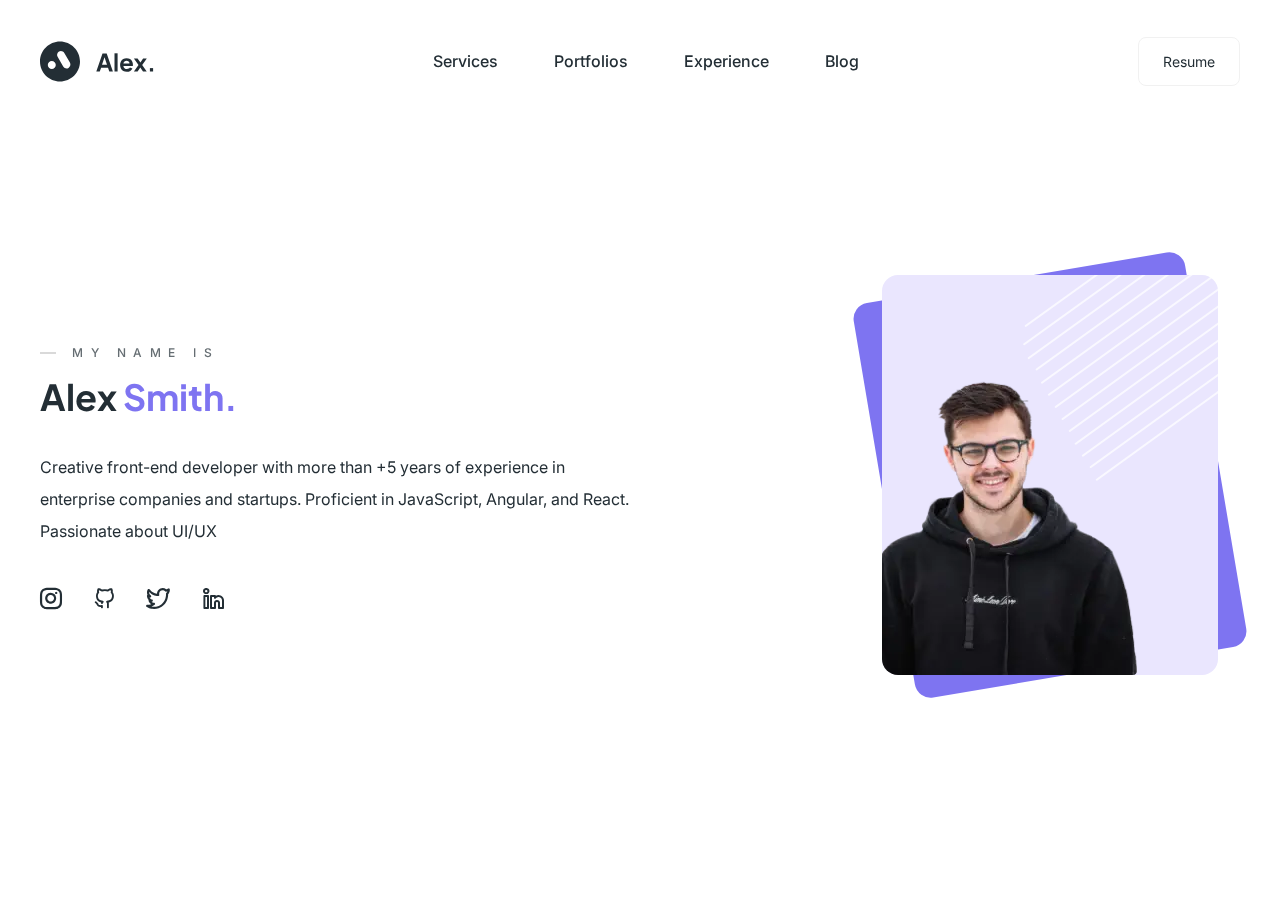
<file: index.html>
<!DOCTYPE html>
<html lang="en">

<head>
	<title>HomePage</title>
	<meta charset="UTF-8">
	<meta name="format-detection" content="telephone=no">
	<!-- <style>body{opacity: 0;}</style> -->
	<link rel="stylesheet" href="css/style.min.css?_v=20230215125518">
	<link rel="shortcut icon" href="favicon.ico">
	<!-- <meta name="robots" content="noindex, nofollow"> -->
	<meta name="viewport" content="width=device-width, initial-scale=1.0">
</head>

<body>
	<div data-fp class="wrapper">
		<header class="header">
			<div class="header__container">
				<a href="" class="header__logo"><img src="img/logo.svg" alt="Logo"></a>
				<div class="header__menu menu">
					<nav class="menu__body">
						<ul class="menu__list">
							<li class="menu__item"><a data-goto=".services" href="#" class="menu__link">Services</a></li>
							<li class="menu__item"><a data-goto=".portfolio" href="#" class="menu__link">Portfolios</a></li>
							<li class="menu__item"><a data-goto=".career" href="#" class="menu__link">Experience</a></li>
							<li class="menu__item"><a data-goto=".blog" href="#" class="menu__link">Blog</a></li>
						</ul>
					</nav>
				</div>
				<div class="header__actions">
					<a href="" class="header__button">Resume</a>
					<button type="button" class="icon-menu"><span></span></button>
				</div>
			</div>
		</header>
		<main class="page">
			<section data-fp-section class="page__main main-section">
				<div class="main-section__container">
					<div class="main-section__content">
						<div class="main-section__title title">
							<div class="title__label">MY NAME IS</div>
							<h1 class="title__value title__value--big">Alex <span>Smith.</span></h1>
						</div>
						<div class="main-section__text text">
							<p>
								Creative front-end developer with more than +5 years of
								experience in enterprise companies and startups. Proficient in JavaScript, Angular, and React.
								Passionate about UI/UX
							</p>
						</div>
						<ul class="main-section__social social">
							<li class="social__item">
								<a href="" class="social__link _icon-s-instagram"></a>
							</li>
							<li class="social__item">
								<a href="" class="social__link _icon-s-git"></a>
							</li>
							<li class="social__item">
								<a href="" class="social__link _icon-s-twitter"></a>
							</li>
							<li class="social__item">
								<a href="" class="social__link _icon-s-linkedin"></a>
							</li>
						</ul>
					</div>
					<div class="main-section__decor decor-main-section">
						<div class="decor-main-section__box">
							<div class="decor-main-section__image">
								<picture><source srcset="img/main/picture.webp" type="image/webp"><img class="decor-main-section__picture" src="img/main/picture.png" alt="Picture"></picture>
							</div>
						</div>
					</div>
				</div>
			</section>
			<section data-fp-section class="page__services services">
				<div class="services__container">
					<div class="services__title title">
						<div class="title__label">SERVICES</div>
						<h2 class="title__value">Specialized in</h2>
					</div>
					<div class="services__items">
						<article class="services__item item-service">
							<div class="item-service__icon">
								<img src="img/services/icons/01.svg" alt="icon">
							</div>
							<h4 class="item-service__title">UI/UX Design</h4>
							<div class="item-service__text">Turn what you have in mind of a digital product into reality.
								For any platform you consider.</div>
						</article>
						<article class="services__item item-service">
							<div class="item-service__icon">
								<img src="img/services/icons/02.svg" alt="icon">
							</div>
							<h4 class="item-service__title">Application Development</h4>
							<div class="item-service__text">Standard designing, building, and implementing your applications
								with documentation.
							</div>
						</article>
						<article class="services__item item-service">
							<div class="item-service__icon">
								<img src="img/services/icons/03.svg" alt="icon">
							</div>
							<h4 class="item-service__title">Web Development</h4>
							<div class="item-service__text">Create and maintain your websites and also take care of its
								performance and traffic capacity.</div>
						</article>
					</div>
				</div>
			</section>
			<section data-fp-section class="page__portfolio portfolio">
				<div class="portfolio__container">
					<div class="portfolio__header">
						<div class="portfolio__title title">
							<div class="title__label">MY WORKS</div>
							<h2 class="title__value">Featured Portfolios</h2>
						</div>
						<div class="portfolio__controls">
							<button type="button" class="portfolio__arrow portfolio__arrow--left _icon-slider-arrow"></button>
							<button type="button" class="portfolio__arrow portfolio__arrow--right _icon-slider-arrow"></button>
						</div>
					</div>
					<div class="portfolio__slider swiper">
						<div class="portfolio__wrapper swiper-wrapper">
							<div class="portfolio__slide swiper-slide">
								<article class="item-portfolio">
									<a href="" class="item-portfolio__image-ibg">
										<picture><source srcset="img/portfolio/01.webp" type="image/webp"><img src="img/portfolio/01.jpg" alt="Agency Website"></picture>
									</a>
									<div class="item-portfolio__body">
										<h4 href="" class="item-portfolio__title">
											<a href="" class="item-portfolio__link-title">Agency Website.</a>
										</h4>
										<div class="item-portfolio__footer">
											<a href="" class="item-portfolio__category category-link">WordPress</a>
											<a href="" class="item-portfolio__link _icon-link"></a>
										</div>
									</div>
								</article>
							</div>
							<div class="portfolio__slide swiper-slide">
								<article class="item-portfolio">
									<a href="" class="item-portfolio__image-ibg">
										<picture><source srcset="img/portfolio/02.webp" type="image/webp"><img src="img/portfolio/02.jpg" alt="Agency Website"></picture>
									</a>
									<div class="item-portfolio__body">
										<h4 href="" class="item-portfolio__title">
											<a href="" class="item-portfolio__link-title">Dashboard Website.</a>
										</h4>
										<div class="item-portfolio__footer">
											<a href="" class="item-portfolio__category category-link">React</a>
											<a href="" class="item-portfolio__link _icon-link"></a>
										</div>
									</div>
								</article>
							</div>
							<div class="portfolio__slide swiper-slide">
								<article class="item-portfolio">
									<a href="" class="item-portfolio__image-ibg">
										<picture><source srcset="img/portfolio/03.webp" type="image/webp"><img src="img/portfolio/03.jpg" alt="Agency Website"></picture>
									</a>
									<div class="item-portfolio__body">
										<h4 href="" class="item-portfolio__title">
											<a href="" class="item-portfolio__link-title">Support Center Website.</a>
										</h4>
										<div class="item-portfolio__footer">
											<a href="" class="item-portfolio__category category-link">PHP</a>
											<a href="" class="item-portfolio__link _icon-link"></a>
										</div>
									</div>
								</article>
							</div>
							<div class="portfolio__slide swiper-slide">
								<article class="item-portfolio">
									<a href="" class="item-portfolio__image-ibg">
										<picture><source srcset="img/portfolio/01.webp" type="image/webp"><img src="img/portfolio/01.jpg" alt="Agency Website"></picture>
									</a>
									<div class="item-portfolio__body">
										<h4 href="" class="item-portfolio__title">
											<a href="" class="item-portfolio__link-title">Agency Website.</a>
										</h4>
										<div class="item-portfolio__footer">
											<a href="" class="item-portfolio__category category-link">WordPress</a>
											<a href="" class="item-portfolio__link _icon-link"></a>
										</div>
									</div>
								</article>
							</div>
						</div>
					</div>
				</div>
			</section>
			<section data-fp-section class="page__career career">
				<div data-tabs="768" class="career__container">
					<div class="career__body">
						<div class="career__title title">
							<div class="title__label">career path</div>
							<h2 class="title__value title__value--big">Work Experices</h2>
						</div>
						<nav data-tabs-titles class="career__navigation navigation-career">
							<button type="button" class="navigation-career__title _tab-active">Apple</button>
							<button type="button" class="navigation-career__title">Microsoft</button>
							<button type="button" class="navigation-career__title">Facebook</button>
							<button type="button" class="navigation-career__title">Slack</button>
						</nav>
						<div data-tabs-body class="career__content content-career">
							<div class="content-career__body">
								<div class="content-career__header">
									<div class="content-career__title">Front-end Developer <a href="" class="content-career__link-title">Apple .Inc</a></div>
									<div class="content-career__location">California, United States</div>
									<div class="content-career__time">Nov 2020 - Present · Full-time</div>
									<div class="content-career__categories">
										<a href="" class="category-link">Swift</a>
										<a href="" class="category-link">Go</a>
									</div>
								</div>
								<div class="content-career__main">
									<ul class="content-career__list list-content-career">
										<li class="list-content-career__item">Improving overall website performance for mobile
											users.
										</li>
										<li class="list-content-career__item">Collaborate with back-end developers and web
											designers
											to improve usability</li>
										<li class="list-content-career__item">Add voice search feature for mobile app.</li>
										<li class="list-content-career__item">Developing an admin panel to manage contents, users,
											products and ...</li>
									</ul>
								</div>
							</div>
							<div class="career-content__body">
								<div class="content-career__header">
									<div class="content-career__title">Front-end Developer <a href="" class="content-career__link-title">Microsoft .Inc</a></div>
									<div class="content-career__location">California, United States</div>
									<div class="content-career__time">Nov 2020 - Present · Full-time</div>
									<div class="content-career__categories">
										<a href="" class="category-link">Swift</a>
										<a href="" class="category-link">Go</a>
									</div>
								</div>
								<div class="content-career__main">
									<ul class="content-career__list list-content-career">
										<li class="list-content-career__item">Improving overall website performance for mobile
											users.
										</li>
										<li class="list-content-career__item">Collaborate with back-end developers and web
											designers
											to improve usability</li>
										<li class="list-content-career__item">Add voice search feature for mobile app.</li>
										<li class="list-content-career__item">Developing an admin panel to manage contents, users,
											products and ...</li>
									</ul>
								</div>
							</div>
							<div class="career-content__body">
								<div class="content-career__header">
									<div class="content-career__title">Front-end Developer <a href="" class="content-career__link-title">Facebook .Inc</a></div>
									<div class="content-career__location">California, United States</div>
									<div class="content-career__time">Nov 2020 - Present · Full-time</div>
									<div class="content-career__categories">
										<a href="" class="category-link">Swift</a>
										<a href="" class="category-link">Go</a>
									</div>
								</div>
								<div class="content-career__main">
									<ul class="content-career__list list-content-career">
										<li class="list-content-career__item">Improving overall website performance for mobile
											users.
										</li>
										<li class="list-content-career__item">Collaborate with back-end developers and web
											designers
											to improve usability</li>
										<li class="list-content-career__item">Add voice search feature for mobile app.</li>
										<li class="list-content-career__item">Developing an admin panel to manage contents, users,
											products and ...</li>
									</ul>
								</div>
							</div>
							<div class="career-content__body">
								<div class="content-career__header">
									<div class="content-career__title">Front-end Developer <a href="" class="content-career__link-title">Slack .Inc</a></div>
									<div class="content-career__location">California, United States</div>
									<div class="content-career__time">Nov 2020 - Present · Full-time</div>
									<div class="content-career__categories">
										<a href="" class="category-link">Swift</a>
										<a href="" class="category-link">Go</a>
									</div>
								</div>
								<div class="content-career__main">
									<ul class="content-career__list list-content-career">
										<li class="list-content-career__item">Improving overall website performance for mobile
											users.
										</li>
										<li class="list-content-career__item">Collaborate with back-end developers and web
											designers
											to improve usability</li>
										<li class="list-content-career__item">Add voice search feature for mobile app.</li>
										<li class="list-content-career__item">Developing an admin panel to manage contents, users,
											products and ...</li>
									</ul>
								</div>
							</div>
						</div>
					</div>
				</div>
			</section>
			<section data-fp-section class="page__blog blog">
				<div class="blog__container">
					<div class="blog__title title">
						<div class="title__label">MY ARTICLES</div>
						<h2 class="title__value">Personal Blog</h2>
					</div>
					<div class="blog__items">
						<article class="blog__item item-blog">
							<a href="" class="item-blog__image-ibg">
								<picture><source srcset="img/blog/01.webp" type="image/webp"><img src="img/blog/01.jpg" alt="How to prototype in figma"></picture>
							</a>
							<div class="item-blog__body">
								<h4 class="item-blog__title">
									<a href="" class="item-blog__link-title">How to prototype in figma</a>
								</h4>
								<div class="item-blog__date date">July 15, 2021</div>
								<div class="item-blog__text text">
									Lorem ipsum dolor sit amet, consectetur adipiscing elit. Fusce id magna nec ante scelerisque
									laoreet. Fusce finibus ...
								</div>
								<a href="" class="item-blog__link">Continue Reading </a>
							</div>
						</article>
						<article class="blog__item item-blog">
							<a href="" class="item-blog__image-ibg">
								<picture><source srcset="img/blog/02.webp" type="image/webp"><img src="img/blog/02.jpg" alt="Being more productive with Notion"></picture>
							</a>
							<div class="item-blog__body">
								<h4 class="item-blog__title">
									<a href="" class="item-blog__link-title">Being more productive with Notion</a>
								</h4>
								<div class="item-blog__date date">Aug 8, 2020</div>
								<div class="item-blog__text text">
									Lorem ipsum dolor sit amet, consectetur adipiscing elit. Fusce id magna nec ante scelerisque
									laoreet. Fusce finibus ...
								</div>
								<a href="" class="item-blog__link">Continue Reading </a>
							</div>
						</article>
						<article class="blog__item item-blog">
							<a href="" class="item-blog__image-ibg">
								<picture><source srcset="img/blog/03.webp" type="image/webp"><img src="img/blog/03.jpg" alt="How to prototype in figma"></picture>
							</a>
							<div class="item-blog__body">
								<h4 class="item-blog__title">
									<a href="" class="item-blog__link-title">Beginners guide to adobe illustrator</a>
								</h4>
								<div class="item-blog__date date">Feb 19, 2021</div>
								<div class="item-blog__text text">
									Lorem ipsum dolor sit amet, consectetur adipiscing elit. Fusce id magna nec ante scelerisque
									laoreet. Fusce finibus ...
								</div>
								<a href="" class="item-blog__link">Continue Reading </a>
							</div>
						</article>
					</div>
				</div>
			</section>
			<section data-fp-section class="page__testimonials testimonials">
				<div class="testimonials__container">
					<div class="testimonials__title title">
						<div class="title__label">MY CLIENTS</div>
						<h2 class="title__value">Testimonials</h2>
					</div>
					<div class="testimonials__items">
						<div class="testimonials__item item-testimonials">
							<div class="item-testimonials__avatar-ibg">
								<picture><source srcset="img/testimonials/01.webp" type="image/webp"><img src="img/testimonials/01.jpg" alt="Amelia Miller"></picture>
							</div>
							<div class="item-testimonials__text text">We were very pleased to hear how you resolved our
								website's
								user interface issues and challenges.</div>
							<div class="item-testimonials__name">Amelia Miller</div>
							<div class="item-testimonials__profession date">Designer</div>
						</div>
						<div class="testimonials__item item-testimonials">
							<div class="item-testimonials__avatar-ibg">
								<picture><source srcset="img/testimonials/02.webp" type="image/webp"><img src="img/testimonials/02.jpg" alt="Amelia Miller"></picture>
							</div>
							<div class="item-testimonials__text text">I’m glad I decided to work with you. The project was
								delivered on time with all the requirements.</div>
							<div class="item-testimonials__name">James Delaney
							</div>
							<div class="item-testimonials__profession date">Developer</div>
						</div>
						<div class="testimonials__item item-testimonials">
							<div class="item-testimonials__avatar-ibg">
								<picture><source srcset="img/testimonials/03.webp" type="image/webp"><img src="img/testimonials/03.jpg" alt="Amelia Miller"></picture>
							</div>
							<div class="item-testimonials__text text">The management of our projects was always faced with
								difficulties, but you handled these well.</div>
							<div class="item-testimonials__name">Isabella Bennett</div>
							<div class="item-testimonials__profession date">Manager</div>
						</div>
					</div>
				</div>
			</section>
			<section data-fp-section class="page__skills skills">
				<div class="skills__container">
					<div class="skills__title title">
						<div class="title__label">LEARNING PATH</div>
						<h2 class="title__value">Education & Skills</h2>
					</div>
					<div class="skills__body">
						<div class="skills__timeline timeline">
							<div class="timeline__item">
								<div class="timeline__title">Kingston university</div>
								<div class="timeline__text">Master's degree - Software Engineering</div>
								<div class="timeline__date">2019 - 2021</div>
							</div>
							<div class="timeline__item">
								<div class="timeline__title">Kingston university</div>
								<div class="timeline__text">Bachelor's degree - Computer Engineering</div>
								<div class="timeline__date">2015 - 2019</div>
							</div>
							<div class="timeline__item">
								<div class="timeline__title">Westminster School</div>
								<div class="timeline__text">Diploma's degree - Mathematics</div>
								<div class="timeline__date">2013 - 2015</div>
							</div>
						</div>
						<div class="skills__content content-skills">
							<div class="content-skills__text text">
								<p>For 5+ years, I have been continuously learning in the field of front-end and experimenting
									with new technologies and frameworks, and here you can see a summary of my skills.</p>
							</div>
							<div class="content-skills__items">
								<div class="content-skills__item">
									<div class="content-skills__label">React</div>
									<div class="content-skills__line">
										<span style="width: 67.5%;"></span>
									</div>
								</div>
								<div class="content-skills__item">
									<div class="content-skills__label">Angular</div>
									<div class="content-skills__line">
										<span style="width: 52%;"></span>
									</div>
								</div>
								<div class="content-skills__item">
									<div class="content-skills__label">Javascript</div>
									<div class="content-skills__line">
										<span style="width: 63.8%;"></span>
									</div>
								</div>
							</div>
						</div>
					</div>
				</div>
			</section>
		</main>
		<div data-fp-section class="page__bottom bottom-page">
			<section class="page__contacts contacts">
				<div class="contacts__container">
					<div class="contacts__content">
						<form action="#" class="contacts__form form">
							<div class="form__item">
								<input autocomplete="off" type="text" name="form[]" data-error="Error" data-required placeholder="Name" class="form__input">
							</div>
							<div class="form__item">
								<input autocomplete="off" type="text" name="form[]" data-error="Error" data-required="email" placeholder="Email" class="form__input">
							</div>
							<div class="form__item">
								<textarea autocomplete="off" name="form[]" data-error="Error" placeholder="Message" class="form__input"></textarea>
							</div>
							<div class="form__item">
								<button type="submit" class="form__button">Send Message</button>
							</div>
						</form>
						<div class="contacts__body">
							<ul class="contacts__list list-contacts">
								<li class="list-contacts__item">
									<div class="list-contacts__icon">
										<img src="img/contacts/icons/01.svg" alt="Address">
									</div>
									<div class="list-contacts__body">
										<div class="list-contacts__title">Address</div>
										<a href="" class="list-contacts__text">3424 Layman Avenue, Fayetteville, NC</a>
									</div>
								</li>
								<li class="list-contacts__item">
									<div class="list-contacts__icon">
										<img src="img/contacts/icons/02.svg" alt="Phone">
									</div>
									<div class="list-contacts__body">
										<div class="list-contacts__title">Phone</div>
										<a href="tel:5014141541" class="list-contacts__text">(501) 414-1541</a>
									</div>
								</li>
								<li class="list-contacts__item">
									<div class="list-contacts__icon">
										<img src="img/contacts/icons/03.svg" alt="E-Mail">
									</div>
									<div class="list-contacts__body">
										<div class="list-contacts__title">E-Mail</div>
										<a href="mailto:devchapter@gmail.com" class="list-contacts__text">devchapter@gmail.com</a>
									</div>
								</li>
							</ul>
						</div>
					</div>
				</div>
			</section>
			<footer class="footer">
				<div class="footer__container">
					<ul class="footer__social social">
						<li class="social__item">
							<a href="" class="social__link _icon-s-instagram"></a>
						</li>
						<li class="social__item">
							<a href="" class="social__link _icon-s-git"></a>
						</li>
						<li class="social__item">
							<a href="" class="social__link _icon-s-twitter"></a>
						</li>
						<li class="social__item">
							<a href="" class="social__link _icon-s-linkedin"></a>
						</li>
					</ul>
					<div class="footer__copy">© 2022 - DevChapter</div>
				</div>
			</footer>
		</div>
	</div>
	<script src="js/app.min.js?_v=20230215125518"></script>
</body>

</html>
</file>
<file: css/style.min.css>
@charset "UTF-8";@import url(https://fonts.googleapis.com/css?family=Inter:regular,500&display=swap);@import url(https://fonts.googleapis.com/css?family=Plus+Jakarta+Sans:500,700&display=swap);@font-face{font-family:icons;font-display:swap;src:url(../fonts/icons.woff2) format("woff2"),url(../fonts/icons.woff) format("woff");font-weight:400;font-style:normal}.navigation-career__title::after,[class*=_icon-]:before{font-family:icons;font-style:normal;font-weight:400;font-variant:normal;text-transform:none;line-height:1;-webkit-font-smoothing:antialiased;-moz-osx-font-smoothing:grayscale}[class*=_icon-]:before{display:block}._icon-link:before{content:"\e900"}._icon-s-git:before{content:"\e901"}._icon-s-instagram:before{content:"\e902"}._icon-slider-arrow:before{content:"\e903"}._icon-s-linkedin:before{content:"\e904"}._icon-s-twitter:before{content:"\e905"}*{padding:0;margin:0;border:0}*,:after,:before{-webkit-box-sizing:border-box;box-sizing:border-box}body,html{height:100%;min-width:320px}body{color:#232e35;line-height:1;font-family:Inter;font-size:1rem;-ms-text-size-adjust:100%;-moz-text-size-adjust:100%;-webkit-text-size-adjust:100%;-webkit-font-smoothing:antialiased;-moz-osx-font-smoothing:grayscale}button,input,textarea{font-family:Inter;font-size:inherit}button{cursor:pointer;color:inherit;background-color:transparent}a{color:inherit;text-decoration:none}ul li{list-style:none}img{vertical-align:top}h1,h2,h3,h4,h5,h6{font-weight:inherit;font-size:inherit}svg{height:1em;width:1em}svg path{stroke:inherit;fill:inherit}.lock body{overflow:hidden;-ms-touch-action:none;touch-action:none;-ms-scroll-chaining:none;overscroll-behavior:none}.wrapper{min-height:100%;display:-webkit-box;display:-ms-flexbox;display:flex;-webkit-box-orient:vertical;-webkit-box-direction:normal;-ms-flex-direction:column;flex-direction:column;overflow:hidden}@supports (overflow:clip){.wrapper{overflow:clip}}.wrapper>main{-webkit-box-flex:1;-ms-flex:1 1 auto;flex:1 1 auto}.wrapper>*{min-width:0}[class*=__container]{min-height:100%;max-width:76.875rem;margin:0 auto;padding:0 .9375rem}.fp-init body{overflow:hidden;-ms-touch-action:none;touch-action:none;-ms-scroll-chaining:none;overscroll-behavior:none}[data-fp]{min-height:100vh}.touch [data-fp]{min-height:calc(var(--vh,1vh) * 100)}.fp-init [data-fp]{z-index:1;-ms-touch-action:none;touch-action:none;position:relative;overflow:hidden}.fp-switching [data-fp-section]{-ms-touch-action:none;touch-action:none}.fp-init [data-fp-section]{position:absolute;top:0;left:0;right:0;bottom:0;width:100%;height:100%;overflow:auto}.fp-init .cards-mode [data-fp-section],.fp-init .slider-mode [data-fp-section]{-webkit-transition:-webkit-transform .7s cubic-bezier(.55,.085,0,.99) 0s;transition:-webkit-transform .7s cubic-bezier(.55,.085,0,.99) 0s;-o-transition:transform .7s cubic-bezier(.55,.085,0,.99) 0s;transition:transform .7s cubic-bezier(.55,.085,0,.99) 0s;transition:transform .7s cubic-bezier(.55,.085,0,.99) 0s,-webkit-transform .7s cubic-bezier(.55,.085,0,.99) 0s}.fp-init .fade-mode [data-fp-section]{-webkit-transition:opacity .5s ease-in-out 0s,visibility .5s ease-in-out 0s;-o-transition:opacity .5s ease-in-out 0s,visibility .5s ease-in-out 0s;transition:opacity .5s ease-in-out 0s,visibility .5s ease-in-out 0s}.fp-bullets{position:fixed;top:50%;-webkit-transform:translate(0,-50%);-ms-transform:translate(0,-50%);transform:translate(0,-50%);right:2.5rem;max-height:100%;display:-webkit-box;display:-ms-flexbox;display:flex;-webkit-box-orient:vertical;-webkit-box-direction:normal;-ms-flex-direction:column;flex-direction:column;-ms-flex-wrap:wrap;flex-wrap:wrap;-webkit-box-align:center;-ms-flex-align:center;align-items:center;-webkit-box-pack:center;-ms-flex-pack:center;justify-content:center;z-index:2;gap:.625rem}.fp-bullets .fp-bullet{cursor:pointer;width:1.25rem;height:1.25rem;-webkit-box-flex:0;-ms-flex:0 0 1.25rem;flex:0 0 1.25rem;border-radius:.625rem;background-color:#100c46;-webkit-box-shadow:0 0 .1875rem #6257fe,0 0 1.875rem rgba(255,255,255,.8);box-shadow:0 0 .1875rem #6257fe,0 0 1.875rem rgba(255,255,255,.8);border:.0625rem solid #fff;opacity:.6;-webkit-transition:opacity .4s ease-in-out 0s,background-color .4s ease-in-out 0s,-webkit-transform .4s ease-in-out 0s,-webkit-box-shadow .4s ease-in-out 0s;transition:opacity .4s ease-in-out 0s,background-color .4s ease-in-out 0s,-webkit-transform .4s ease-in-out 0s,-webkit-box-shadow .4s ease-in-out 0s;-o-transition:transform .4s ease-in-out 0s,opacity .4s ease-in-out 0s,background-color .4s ease-in-out 0s,box-shadow .4s ease-in-out 0s;transition:transform .4s ease-in-out 0s,opacity .4s ease-in-out 0s,background-color .4s ease-in-out 0s,box-shadow .4s ease-in-out 0s;transition:transform .4s ease-in-out 0s,opacity .4s ease-in-out 0s,background-color .4s ease-in-out 0s,box-shadow .4s ease-in-out 0s,-webkit-transform .4s ease-in-out 0s,-webkit-box-shadow .4s ease-in-out 0s}.fp-bullets .fp-bullet-active{opacity:1;background-color:#6257fe;-webkit-transform:translate3D(-.3125rem,-.125rem,0);-ms-transform:translate3D(-.3125rem,-.125rem,0);transform:translate3D(-.3125rem,-.125rem,0);-webkit-box-shadow:.3125rem .125rem .1875rem #100c46,0 0 1.875rem rgba(255,255,255,.8);box-shadow:.3125rem .125rem .1875rem #100c46,0 0 1.875rem rgba(255,255,255,.8)}[class*=-ibg]{position:relative}[class*=-ibg] img{position:absolute;width:100%;height:100%;top:0;left:0;-o-object-fit:cover;object-fit:cover}[class*=-ibg_contain] img{-o-object-fit:contain;object-fit:contain}.title__label{text-transform:uppercase;font-weight:500;font-size:.75rem;line-height:2;letter-spacing:.625em;color:#656d72;display:-webkit-box;display:-ms-flexbox;display:flex;-webkit-box-align:center;-ms-flex-align:center;align-items:center;gap:1rem}.title__label::before{content:"";width:1rem;height:.125rem;background-color:#d9d9d9}.title__label:not(:last-child){margin-bottom:.75em}.title__value{font-family:"Plus Jakarta Sans";font-weight:700;line-height:1.25}.title__value span{color:#7e74f1}.title__value__value--big{line-height:1.25}.text{line-height:2}.text p:not(:last-child){margin-bottom:.9375rem}.social{display:-webkit-box;display:-ms-flexbox;display:flex;-ms-flex-wrap:wrap;flex-wrap:wrap;-webkit-box-align:center;-ms-flex-align:center;align-items:center;row-gap:.3125rem}.social__link{font-size:1.375rem;-webkit-transition:color .3s ease 0s;-o-transition:color .3s ease 0s;transition:color .3s ease 0s}.category-link{display:inline-block;border:1px solid #f1f1f1;border-radius:.25rem;font-size:.75rem;line-height:1.25;padding:.25rem .5rem;color:#656d72;-webkit-transition:all .5s ease 0s;-o-transition:all .5s ease 0s;transition:all .5s ease 0s}.date{font-size:.75rem;line-height:1.25;display:inline-block;color:#656d72;background-color:#fbfbfb;border-radius:.25rem;padding:.25rem .5rem}.header{position:fixed;width:100%;top:0;left:0;z-index:100;background-color:rgba(255,255,255,.75)}.header__container{display:-webkit-box;display:-ms-flexbox;display:flex;-webkit-box-align:center;-ms-flex-align:center;align-items:center;-webkit-box-pack:justify;-ms-flex-pack:justify;justify-content:space-between;gap:.9375rem;padding-bottom:.3125rem;padding-top:.3125rem;min-height:123px}.header__logo{position:relative;z-index:5}.header__button{position:relative;z-index:5;border:.0625rem solid #f1f1f1;border-radius:.5rem;font-size:.875rem;line-height:1.2142857143;padding:.9375rem 1.5rem;-webkit-transition:all .3s ease 0s;-o-transition:all .3s ease 0s;transition:all .3s ease 0s}.header__actions{display:-webkit-box;display:-ms-flexbox;display:flex;-webkit-box-align:center;-ms-flex-align:center;align-items:center;gap:.9375rem}.menu__item{text-align:right}.menu__link{font-weight:500;line-height:1.1875;-webkit-transition:color .3s ease 0s;-o-transition:color .3s ease 0s;transition:color .3s ease 0s}.icon-menu{display:none}.bottom-page{display:-webkit-box;display:-ms-flexbox;display:flex;-webkit-box-orient:vertical;-webkit-box-direction:normal;-ms-flex-direction:column;flex-direction:column}.footer__container{display:-webkit-box;display:-ms-flexbox;display:flex;-webkit-box-pack:center;-ms-flex-pack:center;justify-content:center;-webkit-box-align:center;-ms-flex-align:center;align-items:center;-webkit-box-orient:vertical;-webkit-box-direction:normal;-ms-flex-direction:column;flex-direction:column;gap:.9375rem}.footer__social .social__link{color:#656d72}.footer__copy{color:#656d72;font-size:.875rem;line-height:1.2142857143}.main-section__container{display:-ms-grid;display:grid;-ms-grid-columns:(1fr)[2];grid-template-columns:repeat(2,1fr);-webkit-box-align:center;-ms-flex-align:center;align-items:center;padding-top:5rem;padding-bottom:1.875rem;-webkit-column-gap:1.25rem;-moz-column-gap:1.25rem;column-gap:1.25rem}.decor-main-section{max-width:336px;margin:0 1.375rem;-ms-grid-column-align:center;justify-self:center}.decor-main-section__box{position:relative;padding-bottom:119.0476190476%}.decor-main-section__box::after,.decor-main-section__box::before{content:"";position:absolute;top:0;left:0;width:100%;height:100%;border-radius:1rem}.decor-main-section__box::before{content:"";z-index:1;background-color:#7e74f1;-webkit-transform:rotate(-9.55deg);-ms-transform:rotate(-9.55deg);transform:rotate(-9.55deg)}.decor-main-section__box::after{content:"";z-index:2;background:#eae6fe url(../img/main/lines.svg) top right/58% no-repeat}.decor-main-section__image{position:absolute;width:100%;height:100%;top:0;left:0;border-radius:1rem;overflow:hidden}.decor-main-section__picture{z-index:3;position:absolute;bottom:0;left:0;max-width:100%}.services{background-color:#fbfbfb}.services__container{display:-webkit-box;display:-ms-flexbox;display:flex;-webkit-box-orient:vertical;-webkit-box-direction:normal;-ms-flex-direction:column;flex-direction:column;-webkit-box-pack:center;-ms-flex-pack:center;justify-content:center;-webkit-box-align:center;-ms-flex-align:center;align-items:center;padding-top:5rem;padding-bottom:1.875rem}.services__items{width:100%;display:-ms-grid;display:grid;grid-template-columns:repeat(auto-fill,minmax(17.5rem,1fr))}.item-service{background-color:#fff;border-radius:.5rem;display:-ms-grid;display:grid;justify-items:center;text-align:center}.item-service__icon{height:3.5rem;width:3.5rem;display:-webkit-box;display:-ms-flexbox;display:flex;-webkit-box-pack:center;-ms-flex-pack:center;justify-content:center;-webkit-box-align:center;-ms-flex-align:center;align-items:center;border-radius:30%;background-color:#f5f3fe}.item-service__icon:not(:last-child){margin-bottom:1.5rem}.item-service__title{font-weight:500;line-height:1.25}.item-service__title:not(:last-child){margin-bottom:1rem}.item-service__text{font-size:.875rem;line-height:1.7142857143}.portfolio__container{display:-webkit-box;display:-ms-flexbox;display:flex;-webkit-box-orient:vertical;-webkit-box-direction:normal;-ms-flex-direction:column;flex-direction:column;-webkit-box-pack:center;-ms-flex-pack:center;justify-content:center;padding-top:5rem;padding-bottom:1.875rem}.portfolio__header{display:-webkit-box;display:-ms-flexbox;display:flex;gap:1.25rem;-webkit-box-align:center;-ms-flex-align:center;align-items:center;-webkit-box-pack:justify;-ms-flex-pack:justify;justify-content:space-between}.portfolio__controls{display:-webkit-box;display:-ms-flexbox;display:flex;-webkit-box-align:center;-ms-flex-align:center;align-items:center;gap:1rem}.portfolio__arrow{width:2.5rem;height:2.5rem;color:#7e74f1;background-color:#eae6fe;border-radius:1rem;font-size:.75rem;-webkit-transition:background-color .3s ease 0s;-o-transition:background-color .3s ease 0s;transition:background-color .3s ease 0s}.portfolio__arrow.swiper-button-disabled{opacity:.5;cursor:default;color:#7e74f1;background-color:#eae6fe}.portfolio__arrow--left{-webkit-transform:rotate(-180deg);-ms-transform:rotate(-180deg);transform:rotate(-180deg)}.item-portfolio{border:1px solid #f5f5f5;border-radius:.5rem;overflow:hidden;min-height:100%;display:-webkit-box;display:-ms-flexbox;display:flex;-webkit-box-orient:vertical;-webkit-box-direction:normal;-ms-flex-direction:column;flex-direction:column}.item-portfolio__image-ibg{opacity:.5;overflow:hidden;padding-bottom:81.7174515235%;-webkit-transition:opacity .8s ease 0s;-o-transition:opacity .8s ease 0s;transition:opacity .8s ease 0s}.item-portfolio__image-ibg img{-o-object-position:top;object-position:top;-webkit-transition:-webkit-transform .8s ease 0s;transition:-webkit-transform .8s ease 0s;-o-transition:transform .8s ease 0s;transition:transform .8s ease 0s;transition:transform .8s ease 0s,-webkit-transform .8s ease 0s}.item-portfolio__body{padding:1.5rem;display:-webkit-box;display:-ms-flexbox;display:flex;-webkit-box-orient:vertical;-webkit-box-direction:normal;-ms-flex-direction:column;flex-direction:column;gap:1rem;-webkit-box-flex:1;-ms-flex:1 1 auto;flex:1 1 auto}.item-portfolio__title{-webkit-box-flex:1;-ms-flex:1 1 100%;flex:1 1 100%}.item-portfolio__link-title{font-weight:500;line-height:1.25;-webkit-transition:color .3s ease 0s;-o-transition:color .3s ease 0s;transition:color .3s ease 0s}.item-portfolio .item-portfolio__footer{display:-webkit-box;display:-ms-flexbox;display:flex;-webkit-box-align:center;-ms-flex-align:center;align-items:center;gap:1rem}.item-portfolio__link{font-size:.59375rem}.career{background-color:#fbfbfb}.career__container{display:-webkit-box;display:-ms-flexbox;display:flex;-webkit-box-orient:vertical;-webkit-box-direction:normal;-ms-flex-direction:column;flex-direction:column;-webkit-box-pack:center;-ms-flex-pack:center;justify-content:center;-webkit-box-align:center;-ms-flex-align:center;align-items:center;padding-top:5rem;padding-bottom:1.875rem}.career__body{display:-ms-grid;display:grid;-ms-grid-columns:auto;grid-template-columns:auto;-ms-grid-rows:auto;grid-template-rows:auto}._tab-spoller .career__navigation{display:none}.navigation-career__title{width:100%;display:-webkit-box;display:-ms-flexbox;display:flex;-webkit-box-pack:justify;-ms-flex-pack:justify;justify-content:space-between;-webkit-box-align:center;-ms-flex-align:center;align-items:center;padding:.875rem 1.5rem;line-height:1.1875;text-align:left;-webkit-transition:all .3s ease 0s;-o-transition:all .3s ease 0s;transition:all .3s ease 0s}.navigation-career__title:not(:last-child){margin-bottom:.5625rem}.navigation-career__title::after{font-size:.75rem;content:"\e903";display:none}._tab-spoller .navigation-career__title{border:1px solid rgba(101,109,114,.538)}._tab-spoller .navigation-career__title::after{display:block;-webkit-transform:rotate(90deg);-ms-transform:rotate(90deg);transform:rotate(90deg)}.navigation-career__title._tab-active{background-color:#fff;color:#7e74f1}.navigation-career__title._tab-active::after{display:block}._tab-spoller .navigation-career__title._tab-active::after{-webkit-transform:rotate(-90deg);-ms-transform:rotate(-90deg);transform:rotate(-90deg)}._tab-spoller .content-career__body{padding:.9375rem 0 .9375rem 0}.content-career__header{border-bottom:1px solid #f1f1f1}.content-career__title{font-weight:500;font-size:1.125rem;line-height:1.2777777778}.content-career__title:not(:last-child){margin-bottom:.5rem}.content-career__link-title{text-decoration:underline}.content-career__location{color:#656d72;font-size:.875rem;line-height:1.2142857143}.content-career__location:not(:last-child){margin-bottom:1rem}.content-career__time{color:#656d72;font-size:.875rem;line-height:1.7142857143}.content-career__time:not(:last-child){margin-bottom:1rem}.list-content-career__item{color:#656d72;line-height:1.1875;position:relative;padding-left:1.75rem}.list-content-career__item:not(:last-child){margin-bottom:1rem}.list-content-career::before{width:.625rem;height:.125rem;background-color:#d9d9d9;position:absolute;top:.625em;left:0}.blog__container{display:-webkit-box;display:-ms-flexbox;display:flex;-webkit-box-orient:vertical;-webkit-box-direction:normal;-ms-flex-direction:column;flex-direction:column;-webkit-box-pack:center;-ms-flex-pack:center;justify-content:center;-webkit-box-align:center;-ms-flex-align:center;align-items:center;padding-top:5rem;padding-bottom:1.875rem}.blog__items{-ms-grid-row-align:stretch;align-self:stretch;display:-ms-grid;display:grid;-webkit-box-pack:center;-ms-flex-pack:center;justify-content:center;grid-template-columns:repeat(auto-fill,minmax(17.5rem,1fr))}.item-blog{min-height:100%;display:-webkit-box;display:-ms-flexbox;display:flex;-webkit-box-orient:vertical;-webkit-box-direction:normal;-ms-flex-direction:column;flex-direction:column;border-radius:.5rem;overflow:hidden;border:1px solid #f1f1f1}.item-blog__image-ibg{overflow:hidden;padding-bottom:67.3130193906%}.item-blog__body{padding:1rem 1rem 1.5rem 1rem;display:-ms-grid;display:grid;gap:1rem}.item-blog__link-title{font-weight:500;line-height:1.5;-webkit-transition:color .3s ease 0s;-o-transition:color .3s ease 0s;transition:color .3s ease 0s}.item-blog__date{-ms-grid-column-align:start;justify-self:start}.item-blog__link{margin-top:1.5rem;-ms-grid-column-align:center;justify-self:center;-webkit-transition:color .3s ease 0s;-o-transition:color .3s ease 0s;transition:color .3s ease 0s}.testimonials{background-color:#fbfbfb}.testimonials__container{display:-webkit-box;display:-ms-flexbox;display:flex;-webkit-box-orient:vertical;-webkit-box-direction:normal;-ms-flex-direction:column;flex-direction:column;-webkit-box-pack:center;-ms-flex-pack:center;justify-content:center;padding-top:5rem;padding-bottom:1.875rem}.testimonials__items{display:-ms-grid;display:grid;row-gap:5rem;grid-template-columns:repeat(auto-fill,minmax(17.5rem,1fr))}.testimonials__item{-webkit-box-shadow:0 4px 4px rgba(0,0,0,.25);box-shadow:0 4px 4px rgba(0,0,0,.25);border-radius:.5rem}.item-testimonials{background-color:#fff;border-radius:.5rem;display:-webkit-box;display:-ms-flexbox;display:flex;-webkit-box-orient:vertical;-webkit-box-direction:normal;-ms-flex-direction:column;flex-direction:column;padding-bottom:1.5rem}.item-testimonials__avatar-ibg{-ms-flex-item-align:center;-ms-grid-row-align:center;align-self:center;border-radius:50%;overflow:hidden;height:6rem;width:6rem;margin-top:-3rem}.item-testimonials__avatar-ibg:not(:last-child){margin-bottom:2rem}.item-testimonials__text{-webkit-box-flex:1;-ms-flex:1 1 auto;flex:1 1 auto}.item-testimonials__name{font-size:.875rem;font-weight:500;line-height:1.2857142857}.item-testimonials__name:not(:last-child){margin-bottom:.5625rem}.item-testimonials__profession{-ms-flex-item-align:start;align-self:flex-start}.skills__container{display:-webkit-box;display:-ms-flexbox;display:flex;-webkit-box-orient:vertical;-webkit-box-direction:normal;-ms-flex-direction:column;flex-direction:column;-webkit-box-pack:center;-ms-flex-pack:center;justify-content:center;padding-top:5rem;padding-bottom:1.875rem}.skills__body{display:-ms-grid;display:grid;gap:2.5rem}.timeline{display:-ms-grid;display:grid;gap:4rem;position:relative}.timeline::before{content:"";position:absolute;top:.15625em;left:.75rem;width:1px;height:100%;background-color:#f1f1f1}.timeline__item{position:relative;padding-left:2.5rem}.timeline__item::before{content:"";position:absolute;top:.15625em;left:.25rem;height:1rem;width:1rem;border-radius:50%;background-color:#f1f1f1;z-index:3}.timeline__item:last-child::after{content:"";position:absolute;width:1px;height:100%;left:.75rem;bottom:0;background-color:#fff;z-index:2}.timeline__title{font-weight:500;line-height:1.25}.timeline__title:not(:last-child){margin-bottom:.625rem}.timeline__text{font-size:.875rem;line-height:1.2142857143}.timeline__text:not(:last-child){margin-bottom:1.5rem}.timeline__date{font-weight:500;line-height:1.0625}.content-skills__items{display:-ms-grid;display:grid}.content-skills__label{font-weight:500;line-height:1.0625}.content-skills__label:not(:last-child){margin-bottom:1rem}.content-skills__line{height:8px;background:#f5f3fe;border-radius:.125rem;position:relative}.content-skills span{position:absolute;height:100%;top:0;left:0;background-color:#7e74f1;border-radius:.125rem}.contacts{-webkit-box-flex:1;-ms-flex:1 1 auto;flex:1 1 auto;background-color:#fbfbfb}.contacts__container{display:-webkit-box;display:-ms-flexbox;display:flex;-webkit-box-orient:vertical;-webkit-box-direction:normal;-ms-flex-direction:column;flex-direction:column;-webkit-box-pack:center;-ms-flex-pack:center;justify-content:center;padding-top:5rem;padding-bottom:1.875rem}.contacts__content{display:-webkit-box;display:-ms-flexbox;display:flex;-webkit-box-align:center;-ms-flex-align:center;align-items:center}.contacts__form{-webkit-box-flex:0;-ms-flex:0 1 50%;flex:0 1 50%}.contacts__body{-webkit-box-flex:0;-ms-flex:0 1 50%;flex:0 1 50%}.form{display:-ms-grid;display:grid;gap:1rem}.form__item:last-child{padding-top:1.375rem}.form__input{width:100%;height:3rem;border-radius:.5rem;padding:0 1.5rem;background-color:#fff}.form__input::-webkit-input-placeholder{color:#656d72}.form__input::-moz-placeholder{color:#656d72}.form__input:-ms-input-placeholder{color:#656d72}.form__input::-ms-input-placeholder{color:#656d72}.form__input::placeholder{color:#656d72}.form__input:focus::-webkit-input-placeholder{color:#232e35}.form__input:focus::-moz-placeholder{color:#232e35}.form__input:focus:-ms-input-placeholder{color:#232e35}.form__input:focus::-ms-input-placeholder{color:#232e35}.form__input:focus::placeholder{color:#232e35}.form__button{background-color:#7e74f1;color:#fff;padding:1rem;width:100%;border-radius:.5rem;-webkit-transition:background-color .3s ease 0s;-o-transition:background-color .3s ease 0s;transition:background-color .3s ease 0s}.form__error{padding:.3125rem 1.5rem 0 1.5rem;color:red;font-size:.75rem}.form textarea.form__input{height:11.875rem;resize:vertical;padding:1rem 1.5rem}.list-contacts{display:-ms-grid;display:grid}.list-contacts__item{display:-webkit-box;display:-ms-flexbox;display:flex;-webkit-box-align:center;-ms-flex-align:center;align-items:center;gap:1.5rem}.list-contacts__icon{-webkit-box-flex:0;-ms-flex:0 0 3.5rem;flex:0 0 3.5rem;height:3.5rem;display:-webkit-box;display:-ms-flexbox;display:flex;-webkit-box-pack:center;-ms-flex-pack:center;justify-content:center;-webkit-box-align:center;-ms-flex-align:center;align-items:center;background-color:#f5f3fe;border-radius:1rem}.list-contacts__title{font-weight:500}.list-contacts__title:not(:last-child){margin-bottom:.25rem}.list-contacts__text{font-size:.875rem;line-height:1.7142857143;-webkit-transition:color .3s ease 0s;-o-transition:color .3s ease 0s;transition:color .3s ease 0s}.swiper{overflow:hidden}.swiper-wrapper{width:100%;height:100%;-webkit-box-sizing:content-box;box-sizing:content-box;display:-webkit-box;display:-ms-flexbox;display:flex;position:relative}.swiper-vertical .swiper-wrapper{-webkit-box-orient:vertical;-webkit-box-direction:normal;-ms-flex-direction:column;flex-direction:column}.swiper-autoheight .swiper-wrapper{-webkit-box-align:start;-ms-flex-align:start;align-items:flex-start}.swiper-initialized .swiper-slide{-ms-flex-negative:0;flex-shrink:0}.swiper-android .swiper-slide,.swiper-android .swiper-wrapper{-webkit-transform:translate3d(0,0,0);transform:translate3d(0,0,0)}.swiper-button-lock{display:none!important}@media (min-width:47.99875em){.menu__list{display:-webkit-box;display:-ms-flexbox;display:flex;-ms-flex-wrap:wrap;flex-wrap:wrap;row-gap:.3125rem}.decor-main-section{width:100%;-ms-grid-column-align:end;justify-self:end}.career__body{-ms-grid-columns:auto 1fr;grid-template-columns:auto 1fr;-ms-grid-rows:auto 1fr;grid-template-rows:auto 1fr;-ms-flex-line-pack:center;align-content:center;-webkit-box-align:start;-ms-flex-align:start;align-items:start;grid-auto-flow:column}.career__content{-ms-grid-row-span:2;grid-row:span 2}}@media (min-width:47.99875em) and (min-width:75em){.menu__list{-webkit-column-gap:3.5rem;-moz-column-gap:3.5rem;column-gap:3.5rem}}@media (min-width:47.99875em) and (min-width:76.875em){.career__content{padding-top:2rem}}@media (min-width:53.125em){.skills__body{-ms-grid-columns:1fr 54.8333333333%;grid-template-columns:1fr 54.8333333333%}}@media (min-width:76.875em){.title__value{font-size:2.25rem}.title__value__value--big{font-size:2.75rem}.social{-webkit-column-gap:2rem;-moz-column-gap:2rem;column-gap:2rem}.footer__container{padding-top:5.5rem}.footer__container{padding-bottom:5.5rem}.main-section__title:not(:last-child){margin-bottom:2rem}.main-section__text:not(:last-child){margin-bottom:2.5rem}.services__title:not(:last-child){margin-bottom:6.25rem}.services__items{gap:3.5rem}.item-service{padding:3.125rem}.portfolio__header{margin-bottom:5rem}.career__body{-webkit-column-gap:9rem;-moz-column-gap:9rem;column-gap:9rem}.career__body{row-gap:5rem}.content-career__header{padding-bottom:2rem}.content-career__main{padding-top:2rem}.blog__title{margin-bottom:6.25rem}.blog__items{gap:2.5rem}.testimonials__title{margin-bottom:8.25rem}.testimonials__items{-webkit-column-gap:2.5rem;-moz-column-gap:2.5rem;column-gap:2.5rem}.item-testimonials{padding-left:2.375rem}.item-testimonials{padding-right:2.375rem}.item-testimonials__text:not(:last-child){margin-bottom:3rem}.skills__title{margin-bottom:7rem}.content-skills__text:not(:last-child){margin-bottom:4rem}.content-skills__items{gap:2.5rem}.contacts__body{padding-left:6.5625rem}.list-contacts{gap:3rem}}@media (max-width:20em){.title__value{font-size:1.75rem}.title__value__value--big{font-size:2.25rem}.social{-webkit-column-gap:1.5625rem;-moz-column-gap:1.5625rem;column-gap:1.5625rem}.footer__container{padding-top:1.25rem}.footer__container{padding-bottom:1.25rem}.main-section__title:not(:last-child){margin-bottom:1rem}.main-section__text:not(:last-child){margin-bottom:1.25rem}.services__title:not(:last-child){margin-bottom:1.875rem}.services__items{gap:1.25rem}.item-service{padding:.9375rem}.portfolio__header{margin-bottom:1.875rem}.career__body{-webkit-column-gap:1.25rem;-moz-column-gap:1.25rem;column-gap:1.25rem}.career__body{row-gap:1.25rem}.content-career__header{padding-bottom:1.25rem}.content-career__main{padding-top:1.25rem}.blog__title{margin-bottom:1.875rem}.blog__items{gap:1.25rem}.testimonials__title{margin-bottom:5rem}.testimonials__items{-webkit-column-gap:1.25rem;-moz-column-gap:1.25rem;column-gap:1.25rem}.item-testimonials{padding-left:.625rem}.item-testimonials{padding-right:.625rem}.item-testimonials__text:not(:last-child){margin-bottom:1.25rem}.skills__title{margin-bottom:1.875rem}.content-skills__text:not(:last-child){margin-bottom:1.25rem}.content-skills__items{gap:1.25rem}.contacts__body{padding-left:1.25rem}.list-contacts{gap:1.25rem}}@media (max-width:76.875em){.fp-bullets{right:1.25rem}}@media (max-width:53.125em){.contacts__content{-webkit-box-orient:vertical;-webkit-box-direction:reverse;-ms-flex-direction:column-reverse;flex-direction:column-reverse}.contacts__form{-webkit-box-flex:0;-ms-flex:0 0 auto;flex:0 0 auto;width:100%}.contacts__body{-webkit-box-flex:0;-ms-flex:0 0 auto;flex:0 0 auto;width:100%;padding-left:0}.contacts__list{margin-bottom:1.875rem}}@media (max-width:47.99875em){.touch [data-fp]{-webkit-transition:height .2s;-o-transition:height .2s;transition:height .2s}.header__container{min-height:60px}.header__button{padding:.625rem .9375rem;color:#fff;border:.0625rem solid #232e35;background-color:#232e35}.menu__body{position:fixed;top:0;left:-100%;width:100%;height:100%;overflow:auto;-webkit-transition:left .3s ease 0s;-o-transition:left .3s ease 0s;transition:left .3s ease 0s;background-color:#7e74f1;padding:5.625rem .9375rem 1.875rem .9375rem}.menu__body::before{content:"";position:fixed;top:0;left:-100%;width:100%;height:3.75rem;-webkit-transition:left .3s ease 0s;-o-transition:left .3s ease 0s;transition:left .3s ease 0s;background-color:#cbc8e9;z-index:2}.menu-open .menu__body{left:0}.menu-open .menu__body::before{content:"";left:0}.menu__item:not(:last-child){margin-bottom:1.875rem}.menu__link{color:#fff;font-size:2rem}.icon-menu{display:block;position:relative;width:1.875rem;height:1.125rem;-webkit-box-flex:0;-ms-flex:0 0 1.875rem;flex:0 0 1.875rem;z-index:5}.icon-menu span,.icon-menu::after,.icon-menu::before{content:"";-webkit-transition:all .3s ease 0s;-o-transition:all .3s ease 0s;transition:all .3s ease 0s;right:0;position:absolute;width:100%;height:.125rem;background-color:#000}.icon-menu::before{top:0}.icon-menu::after{bottom:0}.icon-menu span{top:calc(50% - .0625rem)}.menu-open .icon-menu span{width:0}.menu-open .icon-menu::before{top:calc(50% - .0625rem);-webkit-transform:rotate(-45deg);-ms-transform:rotate(-45deg);transform:rotate(-45deg)}.menu-open .icon-menu::after{bottom:calc(50% - .0625rem);-webkit-transform:rotate(45deg);-ms-transform:rotate(45deg);transform:rotate(45deg)}.main-section__container{-ms-grid-columns:auto;grid-template-columns:auto;row-gap:1.875rem}.decor-main-section{max-width:none}}@media (max-width:47.99875em) and (any-hover:none){.icon-menu{cursor:default}}@media (max-width:47.99875em) and (max-width:20em){.decor-main-section{width:15.375rem}}@media (max-width:40.625em){.portfolio__slider{margin-right:-.9375rem;padding-right:.9375rem}}@media (max-width:37.5em){.portfolio__header{-webkit-box-align:stretch;-ms-flex-align:stretch;align-items:stretch;-webkit-box-orient:vertical;-webkit-box-direction:normal;-ms-flex-direction:column;flex-direction:column}.portfolio__controls{-webkit-box-pack:center;-ms-flex-pack:center;justify-content:center}}@media (max-width:29.99875em){.fp-bullets{top:auto;bottom:1.25rem;-webkit-transform:translate(50%,0);-ms-transform:translate(50%,0);transform:translate(50%,0);-webkit-box-orient:horizontal;-webkit-box-direction:normal;-ms-flex-direction:row;flex-direction:row;right:50%}}@media (min-width:20em) and (max-width:76.875em){@supports (font-size:clamp(1.75rem ,1.5741758242rem + 0.8791208791vw ,2.25rem)){.title__value{font-size:clamp(1.75rem ,1.5741758242rem + .8791208791vw ,2.25rem)}}@supports not (font-size:clamp(1.75rem ,1.5741758242rem + 0.8791208791vw ,2.25rem)){.title__value{font-size:calc(1.75rem + .5 * (100vw - 20rem)/ 56.875)}}@supports (font-size:clamp(2.25rem ,2.0741758242rem + 0.8791208791vw ,2.75rem)){.title__value__value--big{font-size:clamp(2.25rem ,2.0741758242rem + .8791208791vw ,2.75rem)}}@supports not (font-size:clamp(2.25rem ,2.0741758242rem + 0.8791208791vw ,2.75rem)){.title__value__value--big{font-size:calc(2.25rem + .5 * (100vw - 20rem)/ 56.875)}}@supports ((-moz-column-gap:clamp(1.5625rem ,1.4086538462rem + 0.7692307692vw ,2rem)) or (column-gap:clamp(1.5625rem ,1.4086538462rem + 0.7692307692vw ,2rem))){.social{-webkit-column-gap:clamp(1.5625rem ,1.4086538462rem + .7692307692vw ,2rem);-moz-column-gap:clamp(1.5625rem ,1.4086538462rem + .7692307692vw ,2rem);column-gap:clamp(1.5625rem ,1.4086538462rem + .7692307692vw ,2rem)}}@supports not ((-moz-column-gap:clamp(1.5625rem ,1.4086538462rem + 0.7692307692vw ,2rem)) or (column-gap:clamp(1.5625rem ,1.4086538462rem + 0.7692307692vw ,2rem))){.social{-webkit-column-gap:calc(1.5625rem + .4375 * (100vw - 20rem)/ 56.875);-moz-column-gap:calc(1.5625rem + .4375 * (100vw - 20rem)/ 56.875);column-gap:calc(1.5625rem + .4375 * (100vw - 20rem)/ 56.875)}}@supports (padding-top:clamp(1.25rem ,-0.2445054945rem + 7.4725274725vw ,5.5rem)){.footer__container{padding-top:clamp(1.25rem ,-.2445054945rem + 7.4725274725vw ,5.5rem)}}@supports not (padding-top:clamp(1.25rem ,-0.2445054945rem + 7.4725274725vw ,5.5rem)){.footer__container{padding-top:calc(1.25rem + 4.25 * (100vw - 20rem)/ 56.875)}}@supports (padding-bottom:clamp(1.25rem ,-0.2445054945rem + 7.4725274725vw ,5.5rem)){.footer__container{padding-bottom:clamp(1.25rem ,-.2445054945rem + 7.4725274725vw ,5.5rem)}}@supports not (padding-bottom:clamp(1.25rem ,-0.2445054945rem + 7.4725274725vw ,5.5rem)){.footer__container{padding-bottom:calc(1.25rem + 4.25 * (100vw - 20rem)/ 56.875)}}@supports (margin-bottom:clamp(1rem ,0.6483516484rem + 1.7582417582vw ,2rem)){.main-section__title:not(:last-child){margin-bottom:clamp(1rem ,.6483516484rem + 1.7582417582vw ,2rem)}}@supports not (margin-bottom:clamp(1rem ,0.6483516484rem + 1.7582417582vw ,2rem)){.main-section__title:not(:last-child){margin-bottom:calc(1rem + 1 * (100vw - 20rem)/ 56.875)}}@supports (margin-bottom:clamp(1.25rem ,0.8104395604rem + 2.1978021978vw ,2.5rem)){.main-section__text:not(:last-child){margin-bottom:clamp(1.25rem ,.8104395604rem + 2.1978021978vw ,2.5rem)}}@supports not (margin-bottom:clamp(1.25rem ,0.8104395604rem + 2.1978021978vw ,2.5rem)){.main-section__text:not(:last-child){margin-bottom:calc(1.25rem + 1.25 * (100vw - 20rem)/ 56.875)}}@supports (margin-bottom:clamp(1.875rem ,0.3365384615rem + 7.6923076923vw ,6.25rem)){.services__title:not(:last-child){margin-bottom:clamp(1.875rem ,.3365384615rem + 7.6923076923vw ,6.25rem)}}@supports not (margin-bottom:clamp(1.875rem ,0.3365384615rem + 7.6923076923vw ,6.25rem)){.services__title:not(:last-child){margin-bottom:calc(1.875rem + 4.375 * (100vw - 20rem)/ 56.875)}}@supports (gap:clamp(1.25rem ,0.4587912088rem + 3.956043956vw ,3.5rem)){.services__items{gap:clamp(1.25rem ,.4587912088rem + 3.956043956vw ,3.5rem)}}@supports not (gap:clamp(1.25rem ,0.4587912088rem + 3.956043956vw ,3.5rem)){.services__items{gap:calc(1.25rem + 2.25 * (100vw - 20rem)/ 56.875)}}@supports (padding:clamp(0.9375rem ,0.1682692308rem + 3.8461538462vw ,3.125rem)){.item-service{padding:clamp(.9375rem ,.1682692308rem + 3.8461538462vw ,3.125rem)}}@supports not (padding:clamp(0.9375rem ,0.1682692308rem + 3.8461538462vw ,3.125rem)){.item-service{padding:calc(.9375rem + 2.1875 * (100vw - 20rem)/ 56.875)}}@supports (margin-bottom:clamp(1.875rem ,0.7760989011rem + 5.4945054945vw ,5rem)){.portfolio__header{margin-bottom:clamp(1.875rem ,.7760989011rem + 5.4945054945vw ,5rem)}}@supports not (margin-bottom:clamp(1.875rem ,0.7760989011rem + 5.4945054945vw ,5rem)){.portfolio__header{margin-bottom:calc(1.875rem + 3.125 * (100vw - 20rem)/ 56.875)}}@supports ((-moz-column-gap:clamp(1.25rem ,-1.4752747253rem + 13.6263736264vw ,9rem)) or (column-gap:clamp(1.25rem ,-1.4752747253rem + 13.6263736264vw ,9rem))){.career__body{-webkit-column-gap:clamp(1.25rem ,-1.4752747253rem + 13.6263736264vw ,9rem);-moz-column-gap:clamp(1.25rem ,-1.4752747253rem + 13.6263736264vw ,9rem);column-gap:clamp(1.25rem ,-1.4752747253rem + 13.6263736264vw ,9rem)}}@supports not ((-moz-column-gap:clamp(1.25rem ,-1.4752747253rem + 13.6263736264vw ,9rem)) or (column-gap:clamp(1.25rem ,-1.4752747253rem + 13.6263736264vw ,9rem))){.career__body{-webkit-column-gap:calc(1.25rem + 7.75 * (100vw - 20rem)/ 56.875);-moz-column-gap:calc(1.25rem + 7.75 * (100vw - 20rem)/ 56.875);column-gap:calc(1.25rem + 7.75 * (100vw - 20rem)/ 56.875)}}@supports (row-gap:clamp(1.25rem ,-0.0686813187rem + 6.5934065934vw ,5rem)){.career__body{row-gap:clamp(1.25rem ,-.0686813187rem + 6.5934065934vw ,5rem)}}@supports not (row-gap:clamp(1.25rem ,-0.0686813187rem + 6.5934065934vw ,5rem)){.career__body{row-gap:calc(1.25rem + 3.75 * (100vw - 20rem)/ 56.875)}}@supports (padding-bottom:clamp(1.25rem ,0.9862637363rem + 1.3186813187vw ,2rem)){.content-career__header{padding-bottom:clamp(1.25rem ,.9862637363rem + 1.3186813187vw ,2rem)}}@supports not (padding-bottom:clamp(1.25rem ,0.9862637363rem + 1.3186813187vw ,2rem)){.content-career__header{padding-bottom:calc(1.25rem + .75 * (100vw - 20rem)/ 56.875)}}@supports (padding-top:clamp(1.25rem ,0.9862637363rem + 1.3186813187vw ,2rem)){.content-career__main{padding-top:clamp(1.25rem ,.9862637363rem + 1.3186813187vw ,2rem)}}@supports not (padding-top:clamp(1.25rem ,0.9862637363rem + 1.3186813187vw ,2rem)){.content-career__main{padding-top:calc(1.25rem + .75 * (100vw - 20rem)/ 56.875)}}@supports (margin-bottom:clamp(1.875rem ,0.3365384615rem + 7.6923076923vw ,6.25rem)){.blog__title{margin-bottom:clamp(1.875rem ,.3365384615rem + 7.6923076923vw ,6.25rem)}}@supports not (margin-bottom:clamp(1.875rem ,0.3365384615rem + 7.6923076923vw ,6.25rem)){.blog__title{margin-bottom:calc(1.875rem + 4.375 * (100vw - 20rem)/ 56.875)}}@supports (gap:clamp(1.25rem ,0.8104395604rem + 2.1978021978vw ,2.5rem)){.blog__items{gap:clamp(1.25rem ,.8104395604rem + 2.1978021978vw ,2.5rem)}}@supports not (gap:clamp(1.25rem ,0.8104395604rem + 2.1978021978vw ,2.5rem)){.blog__items{gap:calc(1.25rem + 1.25 * (100vw - 20rem)/ 56.875)}}@supports (margin-bottom:clamp(5rem ,3.8571428571rem + 5.7142857143vw ,8.25rem)){.testimonials__title{margin-bottom:clamp(5rem ,3.8571428571rem + 5.7142857143vw ,8.25rem)}}@supports not (margin-bottom:clamp(5rem ,3.8571428571rem + 5.7142857143vw ,8.25rem)){.testimonials__title{margin-bottom:calc(5rem + 3.25 * (100vw - 20rem)/ 56.875)}}@supports ((-moz-column-gap:clamp(1.25rem ,0.8104395604rem + 2.1978021978vw ,2.5rem)) or (column-gap:clamp(1.25rem ,0.8104395604rem + 2.1978021978vw ,2.5rem))){.testimonials__items{-webkit-column-gap:clamp(1.25rem ,.8104395604rem + 2.1978021978vw ,2.5rem);-moz-column-gap:clamp(1.25rem ,.8104395604rem + 2.1978021978vw ,2.5rem);column-gap:clamp(1.25rem ,.8104395604rem + 2.1978021978vw ,2.5rem)}}@supports not ((-moz-column-gap:clamp(1.25rem ,0.8104395604rem + 2.1978021978vw ,2.5rem)) or (column-gap:clamp(1.25rem ,0.8104395604rem + 2.1978021978vw ,2.5rem))){.testimonials__items{-webkit-column-gap:calc(1.25rem + 1.25 * (100vw - 20rem)/ 56.875);-moz-column-gap:calc(1.25rem + 1.25 * (100vw - 20rem)/ 56.875);column-gap:calc(1.25rem + 1.25 * (100vw - 20rem)/ 56.875)}}@supports (padding-left:clamp(0.625rem ,0.0096153846rem + 3.0769230769vw ,2.375rem)){.item-testimonials{padding-left:clamp(.625rem ,.0096153846rem + 3.0769230769vw ,2.375rem)}}@supports not (padding-left:clamp(0.625rem ,0.0096153846rem + 3.0769230769vw ,2.375rem)){.item-testimonials{padding-left:calc(.625rem + 1.75 * (100vw - 20rem)/ 56.875)}}@supports (padding-right:clamp(0.625rem ,0.0096153846rem + 3.0769230769vw ,2.375rem)){.item-testimonials{padding-right:clamp(.625rem ,.0096153846rem + 3.0769230769vw ,2.375rem)}}@supports not (padding-right:clamp(0.625rem ,0.0096153846rem + 3.0769230769vw ,2.375rem)){.item-testimonials{padding-right:calc(.625rem + 1.75 * (100vw - 20rem)/ 56.875)}}@supports (margin-bottom:clamp(1.25rem ,0.6346153846rem + 3.0769230769vw ,3rem)){.item-testimonials__text:not(:last-child){margin-bottom:clamp(1.25rem ,.6346153846rem + 3.0769230769vw ,3rem)}}@supports not (margin-bottom:clamp(1.25rem ,0.6346153846rem + 3.0769230769vw ,3rem)){.item-testimonials__text:not(:last-child){margin-bottom:calc(1.25rem + 1.75 * (100vw - 20rem)/ 56.875)}}@supports (margin-bottom:clamp(1.875rem ,0.0728021978rem + 9.010989011vw ,7rem)){.skills__title{margin-bottom:clamp(1.875rem ,.0728021978rem + 9.010989011vw ,7rem)}}@supports not (margin-bottom:clamp(1.875rem ,0.0728021978rem + 9.010989011vw ,7rem)){.skills__title{margin-bottom:calc(1.875rem + 5.125 * (100vw - 20rem)/ 56.875)}}@supports (margin-bottom:clamp(1.25rem ,0.282967033rem + 4.8351648352vw ,4rem)){.content-skills__text:not(:last-child){margin-bottom:clamp(1.25rem ,.282967033rem + 4.8351648352vw ,4rem)}}@supports not (margin-bottom:clamp(1.25rem ,0.282967033rem + 4.8351648352vw ,4rem)){.content-skills__text:not(:last-child){margin-bottom:calc(1.25rem + 2.75 * (100vw - 20rem)/ 56.875)}}@supports (gap:clamp(1.25rem ,0.8104395604rem + 2.1978021978vw ,2.5rem)){.content-skills__items{gap:clamp(1.25rem ,.8104395604rem + 2.1978021978vw ,2.5rem)}}@supports not (gap:clamp(1.25rem ,0.8104395604rem + 2.1978021978vw ,2.5rem)){.content-skills__items{gap:calc(1.25rem + 1.25 * (100vw - 20rem)/ 56.875)}}@supports (padding-left:clamp(1.25rem ,-0.6181318681rem + 9.3406593407vw ,6.5625rem)){.contacts__body{padding-left:clamp(1.25rem ,-.6181318681rem + 9.3406593407vw ,6.5625rem)}}@supports not (padding-left:clamp(1.25rem ,-0.6181318681rem + 9.3406593407vw ,6.5625rem)){.contacts__body{padding-left:calc(1.25rem + 5.3125 * (100vw - 20rem)/ 56.875)}}@supports (gap:clamp(1.25rem ,0.6346153846rem + 3.0769230769vw ,3rem)){.list-contacts{gap:clamp(1.25rem ,.6346153846rem + 3.0769230769vw ,3rem)}}@supports not (gap:clamp(1.25rem ,0.6346153846rem + 3.0769230769vw ,3rem)){.list-contacts{gap:calc(1.25rem + 1.75 * (100vw - 20rem)/ 56.875)}}}@media (min-width:47.99875em) and (min-width:48em) and (max-width:75em){@supports ((-moz-column-gap:clamp(1.5625rem ,-1.8819444444rem + 7.1759259259vw ,3.5rem)) or (column-gap:clamp(1.5625rem ,-1.8819444444rem + 7.1759259259vw ,3.5rem))){.menu__list{-webkit-column-gap:clamp(1.5625rem ,-1.8819444444rem + 7.1759259259vw ,3.5rem);-moz-column-gap:clamp(1.5625rem ,-1.8819444444rem + 7.1759259259vw ,3.5rem);column-gap:clamp(1.5625rem ,-1.8819444444rem + 7.1759259259vw ,3.5rem)}}@supports not ((-moz-column-gap:clamp(1.5625rem ,-1.8819444444rem + 7.1759259259vw ,3.5rem)) or (column-gap:clamp(1.5625rem ,-1.8819444444rem + 7.1759259259vw ,3.5rem))){.menu__list{-webkit-column-gap:calc(1.5625rem + 1.9375 * (100vw - 48rem)/ 27);-moz-column-gap:calc(1.5625rem + 1.9375 * (100vw - 48rem)/ 27);column-gap:calc(1.5625rem + 1.9375 * (100vw - 48rem)/ 27)}}}@media (min-width:47.99875em) and (max-width:48em){.menu__list{-webkit-column-gap:1.5625rem;-moz-column-gap:1.5625rem;column-gap:1.5625rem}}@media (max-width:47.99875em) and (min-width:76.875em){.decor-main-section{width:21rem}}@media (max-width:47.99875em) and (min-width:20em) and (max-width:76.875em){@supports (width:clamp(15.375rem ,13.396978022rem + 9.8901098901vw ,21rem)){.decor-main-section{width:clamp(15.375rem ,13.396978022rem + 9.8901098901vw ,21rem)}}@supports not (width:clamp(15.375rem ,13.396978022rem + 9.8901098901vw ,21rem)){.decor-main-section{width:calc(15.375rem + 5.625 * (100vw - 20rem)/ 56.875)}}}@media (min-width:47.99875em) and (min-width:20em) and (max-width:76.875em){@supports (padding-top:clamp(0.9375rem ,0.5638736264rem + 1.8681318681vw ,2rem)){.career__content{padding-top:clamp(.9375rem ,.5638736264rem + 1.8681318681vw ,2rem)}}@supports not (padding-top:clamp(0.9375rem ,0.5638736264rem + 1.8681318681vw ,2rem)){.career__content{padding-top:calc(.9375rem + 1.0625 * (100vw - 20rem)/ 56.875)}}}@media (min-width:47.99875em) and (max-width:20em){.career__content{padding-top:.9375rem}}@media (any-hover:hover){.fp-bullets .fp-bullet:hover{opacity:1}.social__link:hover{color:#7e74f1}.category-link:hover{color:#fff;background-color:#7e74f1;border:.0625rem solid #7e74f1}.header__button:hover{color:#fff;background-color:#7e74f1;border:.0625rem solid #7e74f1}.menu__link:hover{color:#7e74f1}.footer__social .social__link:hover{color:#7e74f1}.portfolio__arrow:hover{background-color:#c3b9f3}.item-portfolio__image-ibg:hover{opacity:.8}.item-portfolio__image-ibg:hover img{-webkit-transform:scale(1.02);-ms-transform:scale(1.02);transform:scale(1.02)}.item-portfolio__link-title:hover{color:#7e74f1}.item-portfolio__link:hover{color:#7e74f1}.content-career__link-title:hover{text-decoration:none}.item-blog__image-ibg img{-webkit-transition:all .8s ease 0s;-o-transition:all .8s ease 0s;transition:all .8s ease 0s}.item-blog__image-ibg:hover img{-webkit-transform:scale(1.05);-ms-transform:scale(1.05);transform:scale(1.05)}.item-blog__link-title:hover{color:#7e74f1}.item-blog__link:hover{color:#7e74f1}.form__button:hover{background-color:#6f66d7}.list-contacts__text:hover{color:#7e74f1}}@media (any-hover:none){.item-portfolio__image-ibg{opacity:1}}
</file>
